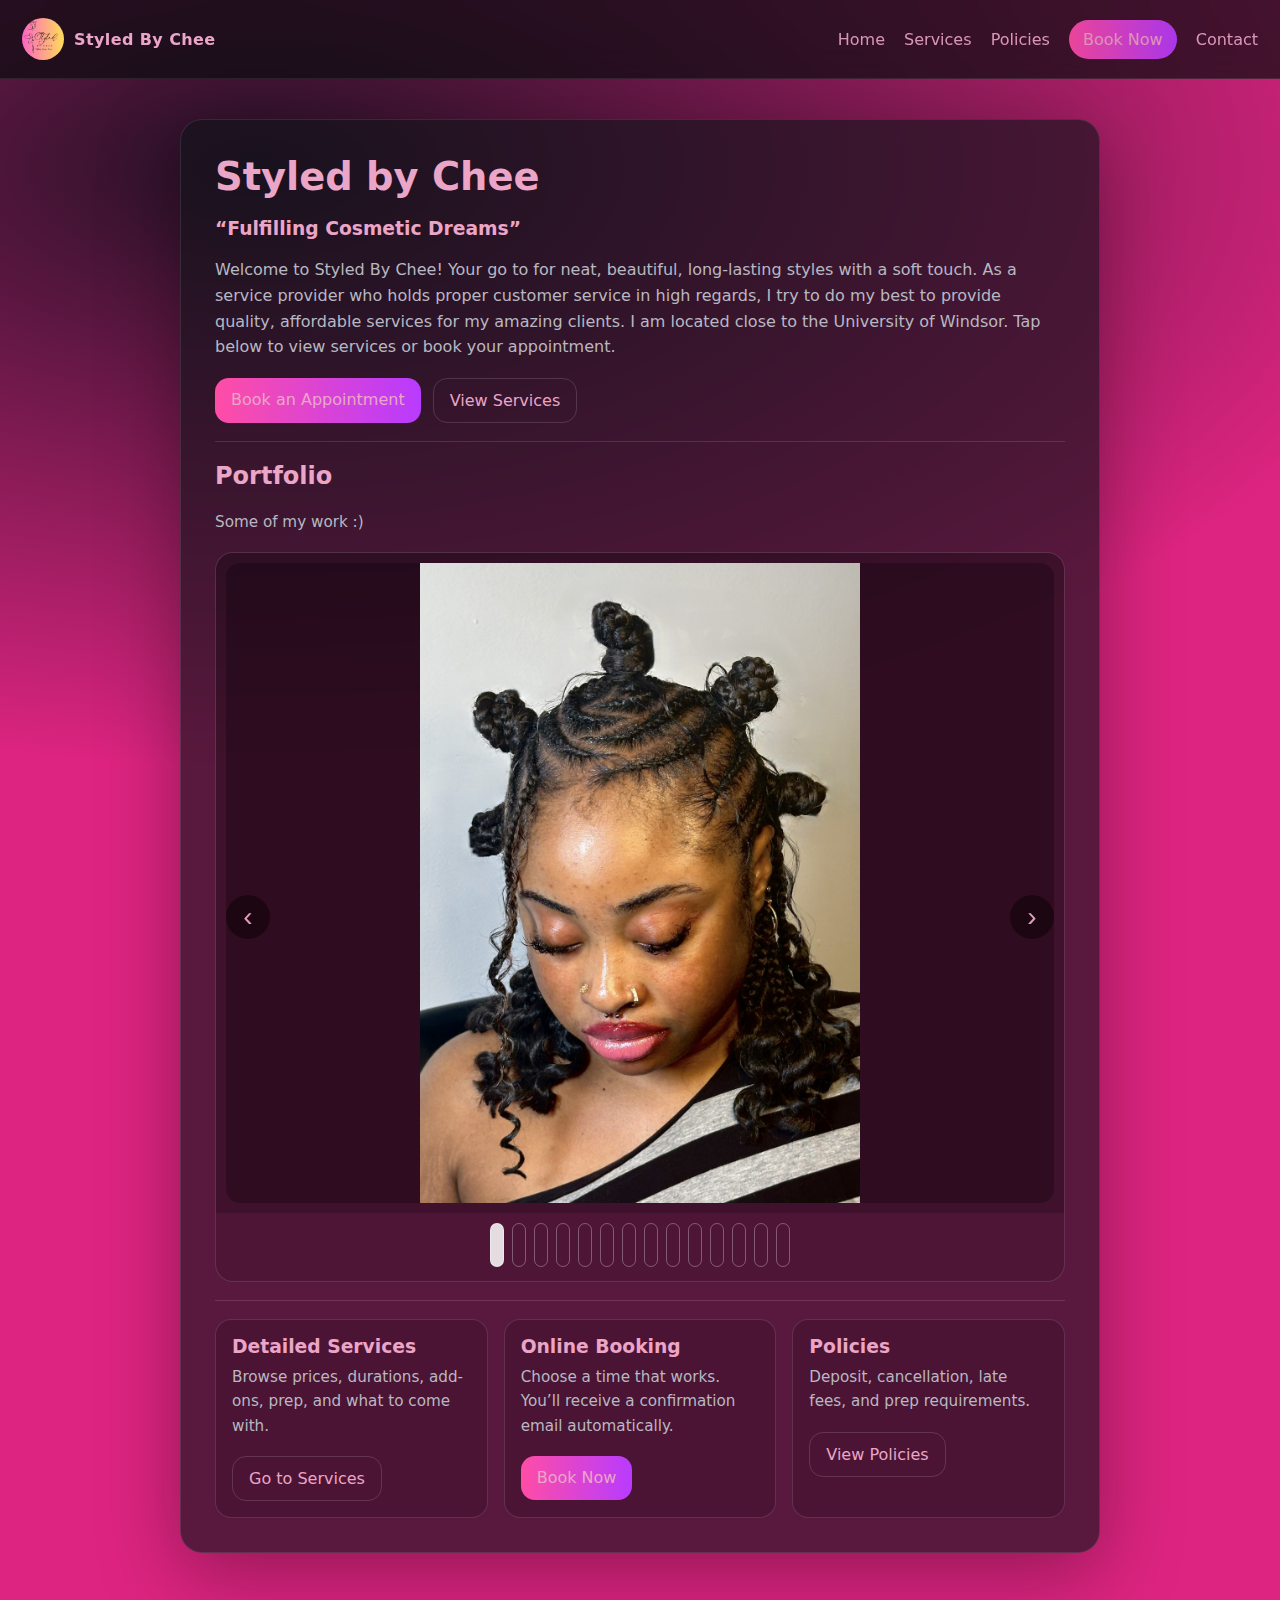
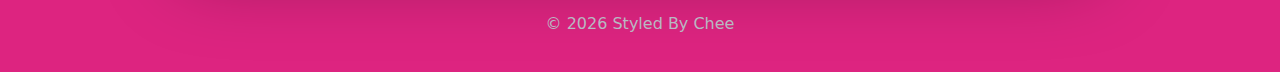
<file: index.html>
<!doctype html>
<html lang="en">
<head>
  <meta charset="utf-8" />
  <meta name="viewport" content="width=device-width, initial-scale=1" />
  <title>Styled By Chee</title>
  <link rel="icon" type="image/png" href="/favicon.png">
  <link rel="stylesheet" href="assets/css/styles.css" />
</head>

<body>
  <!-- ================= HEADER ================= -->
  <header class="nav">
    <a href="index.html" class="brand brand-logo">
        <img src="assets/img/logo.jpg" alt="Styled By Chee logo">
        <span>Styled By Chee</span>
      </a>
      
    <nav>
      <a href="index.html">Home</a>
      <a href="services.html">Services</a>
      <a href="policies.html">Policies</a>
    <a class="cta" href="booking.html">Book Now</a>
      <a href="contact.html">Contact</a>
    </nav>
  </header>

  <!-- ================= MAIN ================= -->
  <main class="wrap">
    <section class="card">

      <h1><strong>Styled by Chee </strong> </h1>
      <h3>“Fulfilling Cosmetic Dreams”</h3>

      <p>
        Welcome to Styled By Chee! Your go to for neat, beautiful,
        long-lasting styles with a soft touch. As a service provider who holds proper customer service in high regards, I try to do my best to provide quality, affordable services for my amazing clients.
        I am located close to the University of Windsor.
        Tap below to view services or book your appointment.
      </p>

      <div class="btns">
        <a class="btn primary" href="booking.html">Book an Appointment</a>
        <a class="btn" href="services.html">View Services</a>
      </div>

      <hr class="sep" />

      <!-- ================= PORTFOLIO CAROUSEL ================= -->
      <h2>Portfolio</h2>
      <p class="small">Some of my work :) </p>

      <div class="carousel portrait" id="portfolioCarousel" aria-label="Styled By Chee portfolio carousel">
        <button class="carousel-btn prev" type="button" aria-label="Previous slide">‹</button>

        <div class="carousel-viewport">
          <div class="carousel-track">
            <div class="carousel-slide"><img src="assets/img/portfolio/1.jpg" alt="Styled By Chee style 1" loading="lazy"></div>
            <div class="carousel-slide"><img src="assets/img/portfolio/2.jpg" alt="Styled By Chee style 2" loading="lazy"></div>
            <div class="carousel-slide"><img src="assets/img/portfolio/3.jpg" alt="Styled By Chee style 3" loading="lazy"></div>
            <div class="carousel-slide"><img src="assets/img/portfolio/4.jpg" alt="Styled By Chee style 4" loading="lazy"></div>
            <div class="carousel-slide"><img src="assets/img/portfolio/5.jpg" alt="Styled By Chee style 5" loading="lazy"></div>
            <div class="carousel-slide"><img src="assets/img/portfolio/6.JPG" alt="Styled By Chee style 6" loading="lazy"></div>
            <div class="carousel-slide"><img src="assets/img/portfolio/7.jpg" alt="Styled By Chee style 7" loading="lazy"></div>
            <div class="carousel-slide"><img src="assets/img/portfolio/8.jpg" alt="Styled By Chee style 8" loading="lazy"></div>
            <div class="carousel-slide"><img src="assets/img/portfolio/9.jpg" alt="Styled By Chee style 9" loading="lazy"></div>
            <div class="carousel-slide"><img src="assets/img/portfolio/10.jpg" alt="Styled By Chee style 10" loading="lazy"></div>
            <div class="carousel-slide"><img src="assets/img/portfolio/11.jpg" alt="Styled By Chee style 11" loading="lazy"></div>
            <div class="carousel-slide"><img src="assets/img/portfolio/12.jpg" alt="Styled By Chee style 12" loading="lazy"></div>
            <div class="carousel-slide"><img src="assets/img/portfolio/13.jpg" alt="Styled By Chee style 13" loading="lazy"></div>
            <div class="carousel-slide"><img src="assets/img/portfolio/14.jpg" alt="Styled By Chee style 14" loading="lazy"></div>
          </div>
        </div>

        <button class="carousel-btn next" type="button" aria-label="Next slide">›</button>
        <div class="carousel-dots" role="tablist" aria-label="Carousel navigation dots"></div>
      </div>

      <hr class="sep" />

      <!-- ================= INFO GRID ================= -->
      <div class="grid">
        <div class="tile">
          <h3>Detailed Services</h3>
          <p class="small">Browse prices, durations, add-ons, prep, and what to come with.</p>
          <a class="btn" href="services.html">Go to Services</a>
        </div>

        <div class="tile">
          <h3>Online Booking</h3>
          <p class="small">Choose a time that works. You’ll receive a confirmation email automatically.</p>
          <a class="btn primary" href="booking.html">Book Now</a>
        </div>

        <div class="tile">
          <h3>Policies</h3>
          <p class="small">Deposit, cancellation, late fees, and prep requirements.</p>
          <a class="btn" href="policies.html">View Policies</a>
        </div>
      </div>

    </section>
  </main>

  <!-- ================= FOOTER ================= -->
  <footer class="footer">
    <p>© <span id="year"></span> Styled By Chee</p>
  </footer>

  <!-- ================= SCRIPTS ================= -->
  <script>
    document.getElementById("year").textContent = new Date().getFullYear();
  </script>
  <script src="assets/js/main.js"></script>

</body>
</html>
</file>
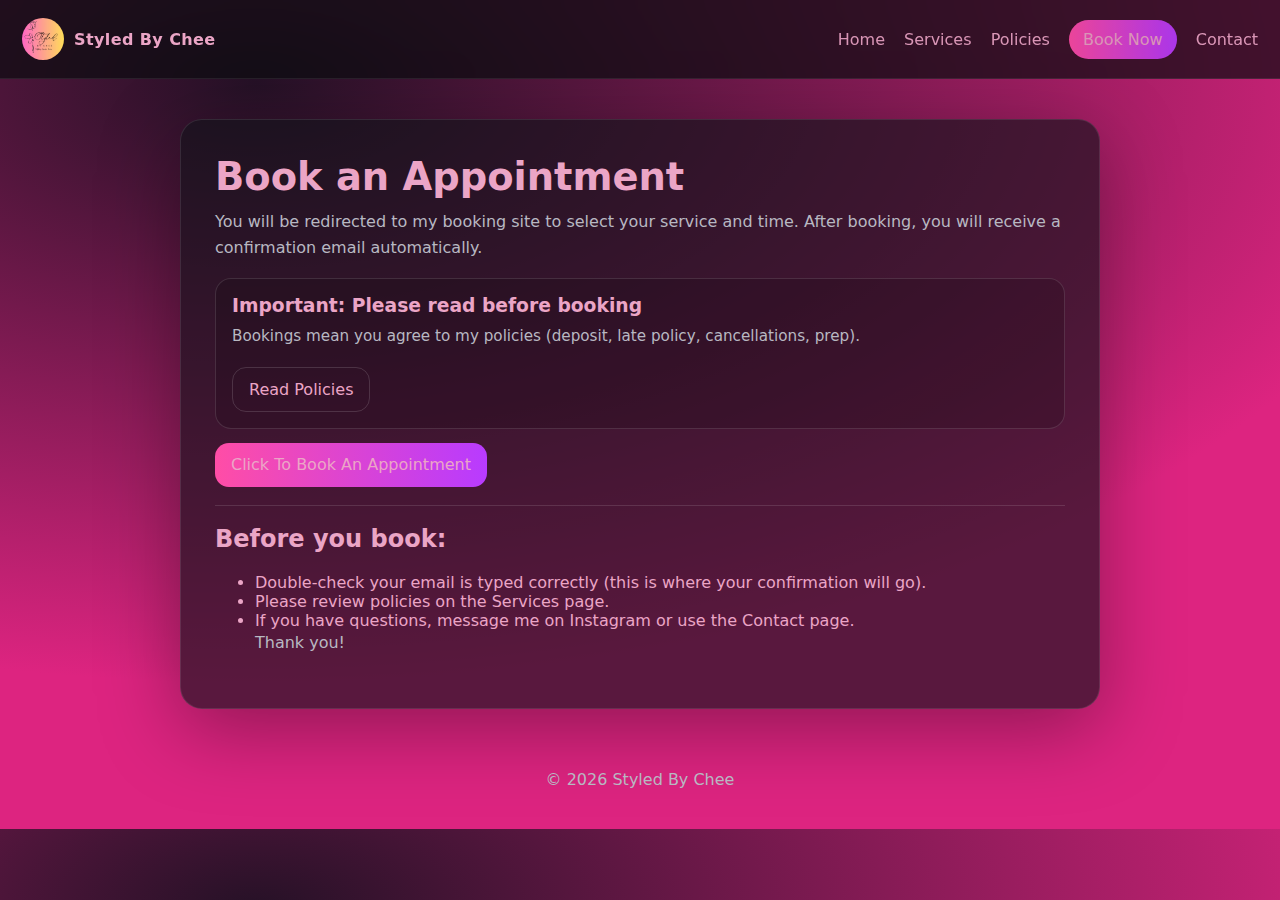
<file: booking.html>
<!doctype html>
<html lang="en">
<head>
  <meta charset="utf-8" />
  <meta name="viewport" content="width=device-width, initial-scale=1" />
  <title>Book | Styled By Chee</title>
  <link rel="icon" type="image/png" href="/favicon.png">
  <link rel="stylesheet" href="assets/css/styles.css" />
</head>
<body>
  <header class="nav">
    <a href="index.html" class="brand brand-logo">
        <img src="assets/img/logo.jpg" alt="Styled By Chee logo">
        <span>Styled By Chee</span>
      </a>
      
    <nav>
      <a href="index.html">Home</a>
      <a href="services.html">Services</a>
      <a href="policies.html">Policies</a>
      <a class="cta" href="booking.html">Book Now</a>
      <a href="contact.html">Contact</a>
    </nav>
  </header>

  <main class="wrap">
    <section class="card">
      <h1>Book an Appointment</h1>
      <p>
        You will be redirected to my booking site to select your service and time.
        After booking, you will receive a confirmation email automatically.
      </p>

      <!-- EASIEST + MOST RELIABLE: booking link button -->
      <div class="tile" style="margin: 14px 0;">
        <h3>Important: Please read before booking</h3>
        <p class="small">Bookings mean you agree to my policies (deposit, late policy, cancellations, prep).</p>
        <a class="btn" href="policies.html">Read Policies</a>
      </div>
      
      <div class="btns">
        <a class="btn primary" href="https://www.fresha.com/book-now/styled-by-chee-yy0o1psn/all-offer?share=true&pId=2735225" target="_blank" rel="noreferrer">
        Click To Book An Appointment
        </a>
      </div>

      <hr class="sep" />

      <h2>Before you book: </h2>
      <ul>
        <li>Double-check your email is typed correctly (this is where your confirmation will go).</li>
        <li>Please review policies on the Services page.</li>
        <li>If you have questions, message me on Instagram or use the Contact page.</li>
        <p>Thank you! </p>
      </ul>

      <!-- OPTIONAL: embed widget (platform-dependent)
      If your platform provides an iframe embed code, paste it here instead of the button above.
      -->
    </section>
  </main>

  <footer class="footer">
    <p>© <span id="year"></span> Styled By Chee</p>
  </footer>

  <script>
    document.getElementById("year").textContent = new Date().getFullYear();
  </script>
</body>
</html>
</file>
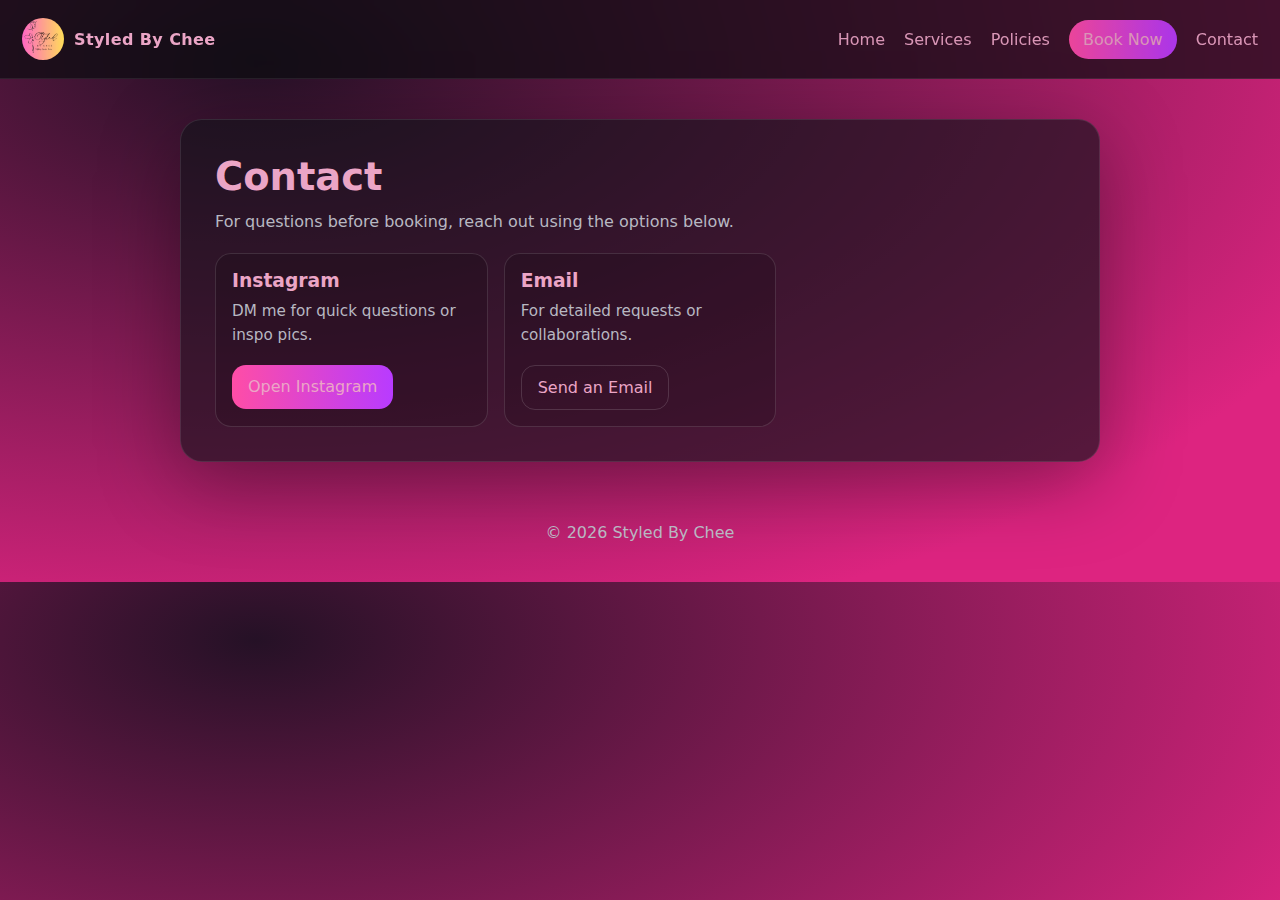
<file: contact.html>
<!doctype html>
<html lang="en">
<head>
  <meta charset="utf-8" />
  <meta name="viewport" content="width=device-width, initial-scale=1" />
  <title>Contact | Styled By Chee</title>
  <link rel="icon" type="image/png" href="/favicon.png">
  <link rel="stylesheet" href="assets/css/styles.css" />
</head>
<body>
  <header class="nav">
    <a href="index.html" class="brand brand-logo">
        <img src="assets/img/logo.jpg" alt="Styled By Chee logo">
        <span>Styled By Chee</span>
      </a>
      
    <nav>
      <a href="index.html">Home</a>
      <a href="services.html">Services</a>
      <a href="policies.html">Policies</a>
      <a class="cta" href="booking.html">Book Now</a>
      <a href="contact.html">Contact</a>
    </nav>
  </header>

  <main class="wrap">
    <section class="card">
      <h1>Contact</h1>
      <p>For questions before booking, reach out using the options below.</p>

      <div class="grid">
        <div class="tile">
          <h3>Instagram</h3>
          <p class="small">DM me for quick questions or inspo pics.</p>
          <a class="btn primary" href="https://instagram.com/styledbychee_" target="_blank" rel="noreferrer">
            Open Instagram
          </a>
        </div>
        <div class="tile">
          <h3>Email</h3>
          <p class="small">For detailed requests or collaborations.</p>
          <a class="btn" href="mailto:styledbycheeofficial@gmail.com">Send an Email</a>
        </div>
      </div>
    </section>
  </main>

  <footer class="footer">
    <p>© <span id="year"></span> Styled By Chee</p>
  </footer>

  <script>
    document.getElementById("year").textContent = new Date().getFullYear();
  </script>
</body>
</html>
</file>
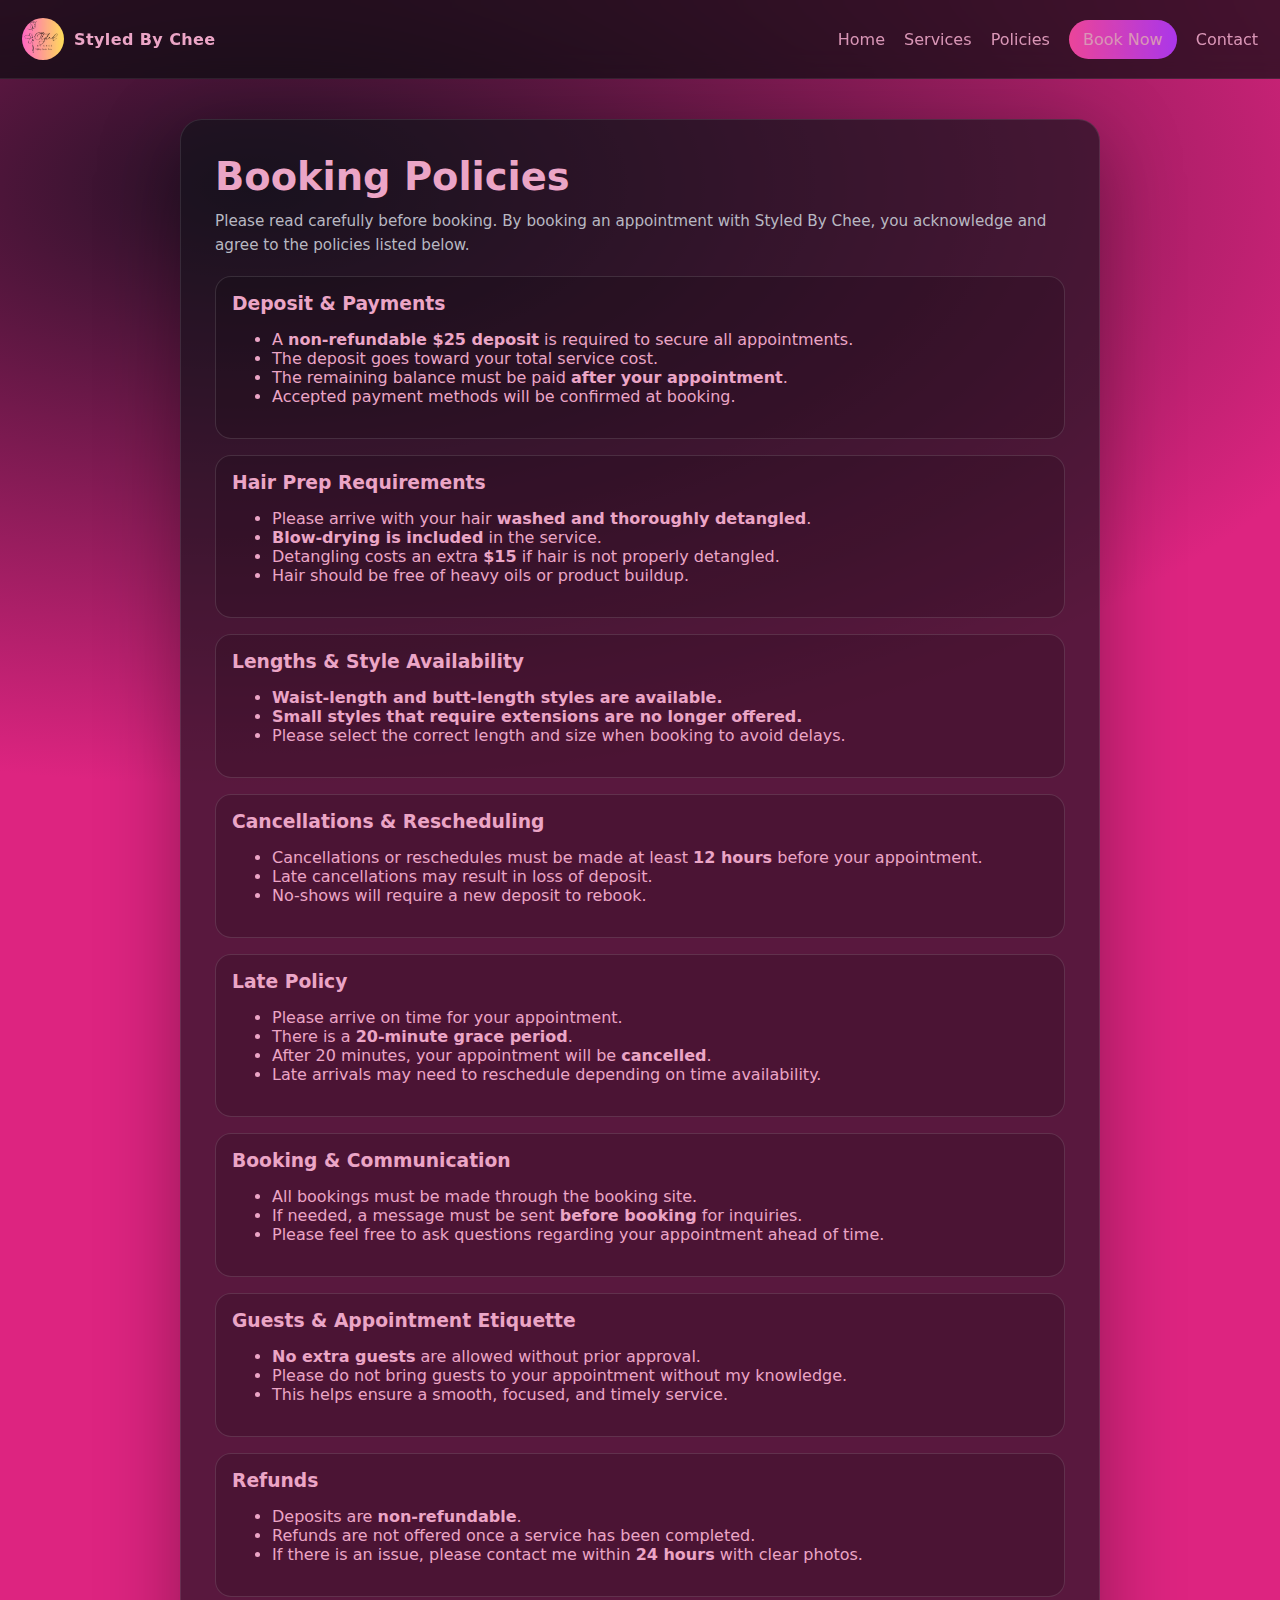
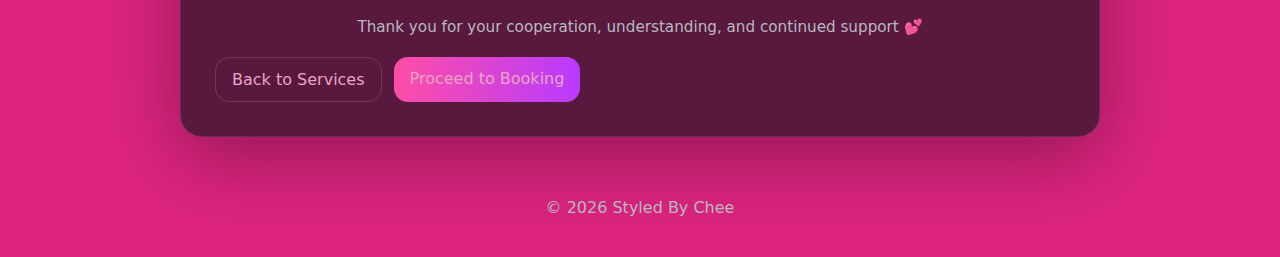
<file: policies.html>
<!doctype html>
<html lang="en">
<head>
  <meta charset="utf-8" />
  <meta name="viewport" content="width=device-width, initial-scale=1" />
  <title>Policies | Styled By Chee</title>
  <link rel="icon" type="image/png" href="/favicon.png">
  <link rel="stylesheet" href="assets/css/styles.css" />
</head>
<body>
  <header class="nav">
    <a href="index.html" class="brand brand-logo">
      <img src="assets/img/logo.jpg" alt="Styled By Chee logo">
      <span>Styled By Chee</span>
    </a>
    <nav>
      <a href="index.html">Home</a>
      <a href="services.html">Services</a>
      <a href="policies.html">Policies</a>
      <a class="cta" href="booking.html">Book Now</a>
      <a href="contact.html">Contact</a>
    </nav>
  </header>

  <main class="wrap">
    <section class="card">
        <h1>Booking Policies</h1>
        <p class="small">
          Please read carefully before booking. By booking an appointment with Styled By Chee,
          you acknowledge and agree to the policies listed below.
        </p>
        
        <div class="tile" style="margin-top:16px;">
          <h3>Deposit & Payments</h3>
          <ul>
            <li>A <strong>non-refundable $25 deposit</strong> is required to secure all appointments.</li>
            <li>The deposit goes toward your total service cost.</li>
            <li>The remaining balance must be paid <strong>after your appointment</strong>.</li>
            <li>Accepted payment methods will be confirmed at booking.</li>
          </ul>
        </div>
        
        <div class="tile" style="margin-top:16px;">
          <h3>Hair Prep Requirements</h3>
          <ul>
            <li>Please arrive with your hair <strong>washed and thoroughly detangled</strong>.</li>
            <li><strong>Blow-drying is included</strong> in the service.</li>
            <li>Detangling costs an extra <strong>$15</strong> if hair is not properly detangled.</li>
            <li>Hair should be free of heavy oils or product buildup.</li>
          </ul>
        </div>
        
        <div class="tile" style="margin-top:16px;">
          <h3>Lengths & Style Availability</h3>
          <ul>
            <li><strong>Waist-length and butt-length styles are available.</strong></li>
            <li><strong>Small styles that require extensions are no longer offered.</strong></li>
            <li>Please select the correct length and size when booking to avoid delays.</li>
          </ul>
        </div>
        
        <div class="tile" style="margin-top:16px;">
          <h3>Cancellations & Rescheduling</h3>
          <ul>
            <li>Cancellations or reschedules must be made at least <strong>12 hours</strong> before your appointment.</li>
            <li>Late cancellations may result in loss of deposit.</li>
            <li>No-shows will require a new deposit to rebook.</li>
          </ul>
        </div>
        
        <div class="tile" style="margin-top:16px;">
          <h3>Late Policy</h3>
          <ul>
            <li>Please arrive on time for your appointment.</li>
            <li>There is a <strong>20-minute grace period</strong>.</li>
            <li>After 20 minutes, your appointment will be <strong>cancelled</strong>.</li>
            <li>Late arrivals may need to reschedule depending on time availability.</li>
          </ul>
        </div>
        
        <div class="tile" style="margin-top:16px;">
          <h3>Booking & Communication</h3>
          <ul>
            <li>All bookings must be made through the booking site.</li>
            <li>If needed, a message must be sent <strong>before booking</strong> for inquiries.</li>
            <li>Please feel free to ask questions regarding your appointment ahead of time.</li>
          </ul>
        </div>
        
        <div class="tile" style="margin-top:16px;">
          <h3>Guests & Appointment Etiquette</h3>
          <ul>
            <li><strong>No extra guests</strong> are allowed without prior approval.</li>
            <li>Please do not bring guests to your appointment without my knowledge.</li>
            <li>This helps ensure a smooth, focused, and timely service.</li>
          </ul>
        </div>
        
        <div class="tile" style="margin-top:16px;">
          <h3>Refunds</h3>
          <ul>
            <li>Deposits are <strong>non-refundable</strong>.</li>
            <li>Refunds are not offered once a service has been completed.</li>
            <li>If there is an issue, please contact me within <strong>24 hours</strong> with clear photos.</li>
          </ul>
        </div>
        
        <p class="small" style="margin-top:18px; text-align:center;">
          Thank you for your cooperation, understanding, and continued support 💕
        </p>
        
        <div class="btns" style="margin-top:14px;">
          <a class="btn" href="services.html">Back to Services</a>
          <a class="btn primary" href="booking.html">Proceed to Booking</a>
        </div>
        
    </section>
  </main>

  <footer class="footer">
    <p>© <span id="year"></span> Styled By Chee</p>
  </footer>

  <script>
    document.getElementById("year").textContent = new Date().getFullYear();
  </script>
</body>
</html>
</file>
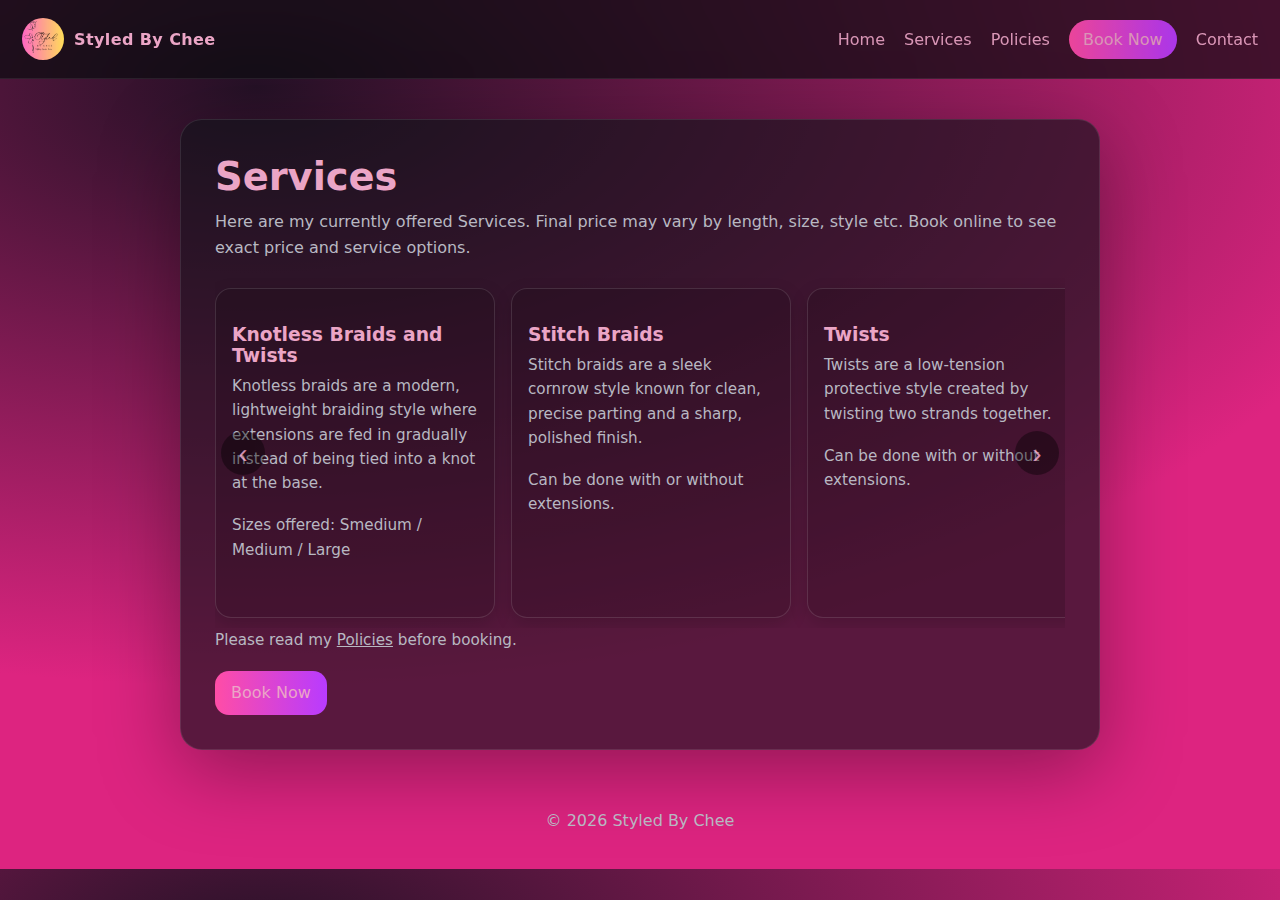
<file: services.html>
<!doctype html>
<html lang="en">
<head>
  <meta charset="utf-8" />
  <meta name="viewport" content="width=device-width, initial-scale=1" />
  <title>Services | Styled By Chee</title>
  <link rel="icon" type="image/png" href="/favicon.png">
  <link rel="stylesheet" href="assets/css/styles.css" />
</head>

<body>
  <header class="nav">
    <a href="index.html" class="brand brand-logo">
        <img src="assets/img/logo.jpg" alt="Styled By Chee logo">
        <span>Styled By Chee</span>
      </a>      
    <nav>
      <a href="index.html">Home</a>
      <a href="services.html">Services</a>
      <a href="policies.html">Policies</a>
      <a class="cta" href="booking.html">Book Now</a>
      <a href="contact.html">Contact</a>
    </nav>
  </header>

  <main class="wrap">
    <section class="card">
      <h1>Services</h1>
      <p>Here are my currently offered Services. Final price may vary by length, size, style etc. Book online to see exact price and service options.</p>

      <div class="slider-wrapper">
        <button type="button" class="slide-btn left" id="slideLeftBtn">‹</button>
      
        <div class="slider" id="servicesSlider">
      
          <div class="slide">
            <h3>Knotless Braids and Twists</h3>
            <p class="small">Knotless braids are a modern, lightweight braiding style where extensions are fed in gradually instead of being tied into a knot at the base.</p>
            <p class="small">Sizes offered: Smedium / Medium / Large</p>
          </div>
      
          <div class="slide">
            <h3>Stitch Braids</h3>
            <p class="small">Stitch braids are a sleek cornrow style known for clean, precise parting and a sharp, polished finish.</p>
            <p class="small">Can be done with or without extensions.</p>
          </div>
      
          <div class="slide">
            <h3>Twists</h3>
            <p class="small">Twists are a low-tension protective style created by twisting two strands together.</p>
            <p class="small">Can be done with or without extensions.</p>
          </div>
      
          <div class="slide">
            <h3>Single Braids</h3>
            <p class="small">Single braids are individual, free-hanging braids offering a classic protective style.</p>
            <p class="small">Sizes: Small / Smedium / Medium</p>
          </div>
      
          <div class="slide">
            <h3>Butterfly & Soft Locs</h3>
            <p class="small">Faux loc styles with distressed (butterfly) or smooth (soft) finishes.</p>
            <p class="small">Sizes: Smedium / Medium</p>
          </div>
      
          <div class="slide">
            <h3>Fulani Styles</h3>
            <p class="small">Includes Fulani braids, Fulani sew-ins, and Fulani quick weaves.</p>
            <p class="small">With or without extensions.</p>
          </div>
      
          <div class="slide">
            <h3>Ponytail & Updo Styles</h3>
            <p class="small">Sleek ponytails, buns, and creative updos.</p>
            <p class="small">With or without extensions.</p>
          </div>

          <div class="slide">
            <h3>Locs</h3>
            <p class="small">Starter locs using twists, coils or braids</p>
            <p class="small">Retwist options offered are: Palmrolling, inter-locking, two-strand retwists and barrel twists</p>
          </div> 

          <div class="slide">
            <h3>Quick Weaves</h3>
            <p class="small">A protective style where tracks are bonded onto a wig cap (not directly on your hair) for a sleek sew-in look in less time.</p>
            <p class="small">Best for: short-term installs, quick transformations, and low-maintenance styling. Can be done with/without a leave-out. </p>
          </div>

          <div class="slide">
            <h3>Sew-ins</h3>
            <p class="small">A long-lasting install where extensions are sewn onto braided foundation rows for a secure, natural look and versatile styling.</p>
            <p class="small">Options: Leave-out sew-in, Closure sew-in.</p>
          </div>

          <div class="slide">
            <h3>Pre-Parting </h3>
            <p class="small">Need clean, straight parts but plan to install the style yourself? I’ll section and pre-part your hair neatly so you can braid or twist at home.</p>
            <p class="small">Sizes offered: Small / Smedium / Medium</p>
          </div>

          <div class="slide">
            <h3>Line-ups & Fades</h3>
            <p class="small">Clean, sharp line-ups and tapered fades to refresh your look and keep your cut looking crisp.</p>
            <p class="small">Options: Line-up only, Low fade, Mid fade, Taper fade.</p>
            <p class="small">Best for a fresh finish after protective styles</p>
          </div>

          <div class="slide">
            <h3>Brow Shaping & Tint</h3>
            <p class="small">Brow shaping to clean up and define your natural brow line, plus optional tint for a fuller, more polished look.</p>
          </div>
          
          
          
          
          
          

      
        </div>
      
        <button type="button" class="slide-btn right" id="slideRightBtn">›</button>
      </div>
      <p class="small">Please read my <a href="policies.html">Policies</a> before booking.</p>


      <div class="btns">
        <a class="btn primary" href="booking.html">Book Now</a>
      </div>
    </section>
  </main>

  <footer class="footer">
    <p>© <span id="year"></span> Styled By Chee</p>
  </footer>

  <script>
    document.addEventListener("DOMContentLoaded", () => {
      const yearEl = document.getElementById("year");
if (yearEl) yearEl.textContent = new Date().getFullYear();

  
      const slider = document.getElementById("servicesSlider");
      const leftBtn = document.getElementById("slideLeftBtn");
      const rightBtn = document.getElementById("slideRightBtn");
  
      if (!slider) {
        console.error("servicesSlider not found");
        return;
      }
  
      const getStep = () =>
        slider.querySelector(".slide")?.offsetWidth + 16 || 320;
  
      leftBtn.addEventListener("click", () => {
        slider.scrollBy({ left: -getStep(), behavior: "smooth" });
      });
  
      rightBtn.addEventListener("click", () => {
        slider.scrollBy({ left: getStep(), behavior: "smooth" });
      });
    });
  </script>
  
</body>
</html>
</file>
<file: assets/css/styles.css>
:root{
    --bg:#dd2480;
    --card:#12121a;
    --text:#eba5c6;
    --muted:#b8b8c2;
    --accent:#ff4da6;
  }
  
  *{ box-sizing:border-box; }
  body{
    margin:0;
    font-family: system-ui, -apple-system, Segoe UI, Roboto, Arial, sans-serif;
    background: radial-gradient(1200px 600px at 20% 10%, #251126, var(--bg));
    color:var(--text);
  }
  a{ color:inherit; }
  
  header.nav{
    display:flex;
    justify-content:space-between;
    align-items:center;
    padding:18px 22px;
    position:sticky;
    top:0;
    z-index:9999;
    background: rgba(11,11,16,.7);
    backdrop-filter: blur(10px);
    border-bottom:1px solid rgba(255,255,255,.08);
  }
  .brand{ font-weight:800; letter-spacing:.4px; }
  
  nav a{
    text-decoration:none;
    margin-left:14px;
    opacity:.9;
  }
  nav a:hover{ opacity:1; }
  
  .cta{
    padding:10px 14px;
    border-radius:999px;
    background: linear-gradient(90deg, var(--accent), #b83bff);
  }
  
  main.wrap{
    display:grid;
    place-items:center;
    padding: 40px 22px;
  }
  .card{
    width:min(920px, 100%);
    background: rgba(18,18,26,.65);
    border:1px solid rgba(255,255,255,.10);
    border-radius: 22px;
    padding: 34px;
    box-shadow: 0 20px 80px rgba(0,0,0,.35);
  }
  h1{ font-size: clamp(2rem, 3vw, 3rem); margin:0 0 10px; }
  p{ color:var(--muted); line-height:1.6; margin:0 0 18px; }
  
  .grid{
    display:grid;
    grid-template-columns: repeat(auto-fit, minmax(230px, 1fr));
    gap:14px;
    margin-top: 16px;
  }
  
  .tile{
    padding:16px;
    border-radius:16px;
    border:1px solid rgba(255,255,255,.12);
    background: rgba(0,0,0,.15);
  }
  .tile h3{ margin:0 0 8px; }
  
  .btns{ display:flex; gap:12px; flex-wrap:wrap; margin-top: 10px; }
  .btn{
    display:inline-block;
    padding:12px 16px;
    border-radius: 14px;
    text-decoration:none;
    border:1px solid rgba(255,255,255,.14);
  }
  .btn.primary{
    background: linear-gradient(90deg, var(--accent), #b83bff);
    border:none;
  }
  
  .footer{
    padding: 18px 22px;
    text-align:center;
    color: rgba(255,255,255,.55);
  }
  .small{ font-size:.95rem; }
  hr.sep{
    border:none;
    border-top:1px solid rgba(255,255,255,.12);
    margin:18px 0;
  }
  .slider-wrapper {
    position: relative;
    margin-top: 1.5rem;
  }
  
  .slider {
    display: flex;
    gap: 1rem;
    overflow-x: auto;
    overflow-y: hidden;
    scroll-behavior: smooth;
    padding: 1rem 0;
  }
  
  .slider::-webkit-scrollbar {
    display: none;
  }
  
  .slide {
    min-width: 280px;
    max-width: 280px;
    background: #fff;
    border-radius: 14px;
    padding: 1.2rem;
    box-shadow: 0 6px 18px rgba(0,0,0,0.15);
    flex-shrink: 0;
  }
  
  .slide h3 {
    margin-bottom: 0.5rem;
  }
  
  .slide-btn {
    position: absolute;
    top: 50%;
    transform: translateY(-50%);
    background: #000;
    color: #fff;
    border: none;
    font-size: 1.5rem;
    padding: 0.45rem 0.75rem;
    cursor: pointer;
    border-radius: 50%;
    opacity: 0.85;
  }
  
  .slide-btn.left {
    left: -12px;
  }
  
  .slide-btn.right {
    right: -12px;
  }
  
  @media (max-width: 600px) {
    .slide-btn {
      display: none;
    }
  }
  .slide {
    background: rgba(0,0,0,.18);
    border: 1px solid rgba(255,255,255,.12);
  }
  
  .slide h3 { color: var(--text); }
  .slide p { color: var(--muted); }
/* ===== Portfolio Carousel ===== */
.carousel{
    position:relative;
    margin-top: 14px;
    border-radius: 18px;
    border:1px solid rgba(255,255,255,.12);
    background: rgba(0,0,0,.12);
    overflow:hidden;
  }
  
  .carousel-viewport{
    overflow:hidden;
  }
  
  .carousel-track{
    display:flex;
    transition: transform 450ms ease;
    will-change: transform;
  }
  
  .carousel-slide{
    min-width:100%;
    padding: 10px;
  }
  
  .carousel-slide{
    min-width:100%;
    padding: 10px;
    background: rgba(0,0,0,.18);
  }
  
  .carousel-slide img{
    width:100%;
    height: 640px;          /* still tall */
    object-fit: contain;    /* shows entire image */
    object-position: center;
    border-radius: 14px;
    display:block;
    background: rgba(0,0,0,.25);
  }
  
  @media (max-width: 520px){
    .carousel-slide img{ height: 420px; }
  }
  
  
  .carousel-btn{
    position:absolute;
    top:50%;
    transform: translateY(-50%);
    border:none;
    width:44px;
    height:44px;
    border-radius: 999px;
    cursor:pointer;
    background: rgba(0,0,0,.45);
    color: var(--text);
    font-size: 28px;
    display:grid;
    place-items:center;
    z-index:2;
    opacity: .95;
  }
  .carousel-btn:hover{ opacity:1; }
  
  .carousel-btn.prev{ left: 10px; }
  .carousel-btn.next{ right: 10px; }
  
  .carousel-dots{
    display:flex;
    gap:8px;
    justify-content:center;
    padding: 10px 10px 14px;
  }
  
  .carousel-dot{
    width:10px;
    height:10px;
    border-radius: 999px;
    border:1px solid rgba(255,255,255,.35);
    background: transparent;
    cursor:pointer;
    opacity:.85;
  }
  .carousel-dot.active{
    background: rgba(255,255,255,.85);
    opacity:1;
  }
  
  /* Mobile height tweak */
  @media (max-width: 520px){
    .carousel-slide img{ height: 280px; }
    .carousel-btn{ width:40px; height:40px; }
  }
  /* ===== Brand logo in header ===== */
.brand-logo{
    display:flex;
    align-items:center;
    gap:10px;
    text-decoration:none;
  }
  
  .brand-logo img{
    height:42px;
    width:42px;          /* makes it a square */
    object-fit:cover;    /* fills the circle */
    border-radius:50%;   /* 🔵 makes it round */
  }
  
  
  .brand-logo span{
    font-weight:800;
    letter-spacing:.4px;
  }
  /* ===== Services slider responsive fix ===== */
.slider-wrapper{
    width: 100%;
    max-width: 920px;     /* matches your .card max feel */
    margin: 0 auto;
    position: relative;
  }
  
  .slider{
    display: flex;
    gap: 16px;
    overflow-x: auto;
    scroll-snap-type: x mandatory;
    padding: 10px 52px;   /* space so arrows don’t cover content */
    scroll-behavior: smooth;
    -webkit-overflow-scrolling: touch;
  }
  
  .slider::-webkit-scrollbar{ height: 10px; }
  .slider::-webkit-scrollbar-thumb{
    background: rgba(255,255,255,.18);
    border-radius: 999px;
  }
  
  .slide{
    flex: 0 0 320px;      /* card width */
    scroll-snap-align: start;
    border: 1px solid rgba(255,255,255,.12);
    background: rgba(0,0,0,.15);
    border-radius: 16px;
    padding: 16px;
  }
  
  .slide-btn{
    position: absolute;
    top: 50%;
    transform: translateY(-50%);
    width: 44px;
    height: 44px;
    border-radius: 999px;
    border: none;
    cursor: pointer;
    background: rgba(0,0,0,.45);
    color: var(--text);
    font-size: 28px;
    display: grid;
    place-items: center;
    z-index: 2;
  }
  
  .slide-btn.left{ left: 6px; }
  .slide-btn.right{ right: 6px; }
  
  /* Mobile: make cards fit better */
  @media (max-width: 520px){
    .slider{ padding: 10px 44px; }
    .slide{ flex-basis: 260px; }
    .slide-btn{ width: 40px; height: 40px; }
  }
/* ---------- Responsive (Mobile) ---------- */
img { max-width: 100%; height: auto; }

.wrap {
  width: min(100%, 1100px);
  margin: 0 auto;
  padding: 16px;
}

.nav {
  display: flex;
  align-items: center;
  justify-content: space-between;
  gap: 12px;
  flex-wrap: wrap; /* lets nav wrap on small screens */
}

/* Make grids stack on mobile */
.grid,
.cards,
.services-grid,
.gallery-grid {
  display: grid;
  grid-template-columns: repeat(3, 1fr);
  gap: 16px;
}

/* Buttons/inputs should be finger-friendly */
button, .btn, .cta, input, select, textarea {
  min-height: 44px;
  font-size: 16px; /* prevents iPhone zoom */
}

/* --- Mobile breakpoint --- */
@media (max-width: 768px) {
  .grid,
  .cards,
  .services-grid,
  .gallery-grid {
    grid-template-columns: 1fr; /* stack */
  }

  .nav nav {
    width: 100%;
    display: flex;
    flex-wrap: wrap;
    gap: 10px;
  }

  .nav nav a {
    padding: 10px 12px;
  }

  h1 { font-size: 1.6rem; }
  h2 { font-size: 1.25rem; }

  .card {
    padding: 16px;
  }
}
</file>
